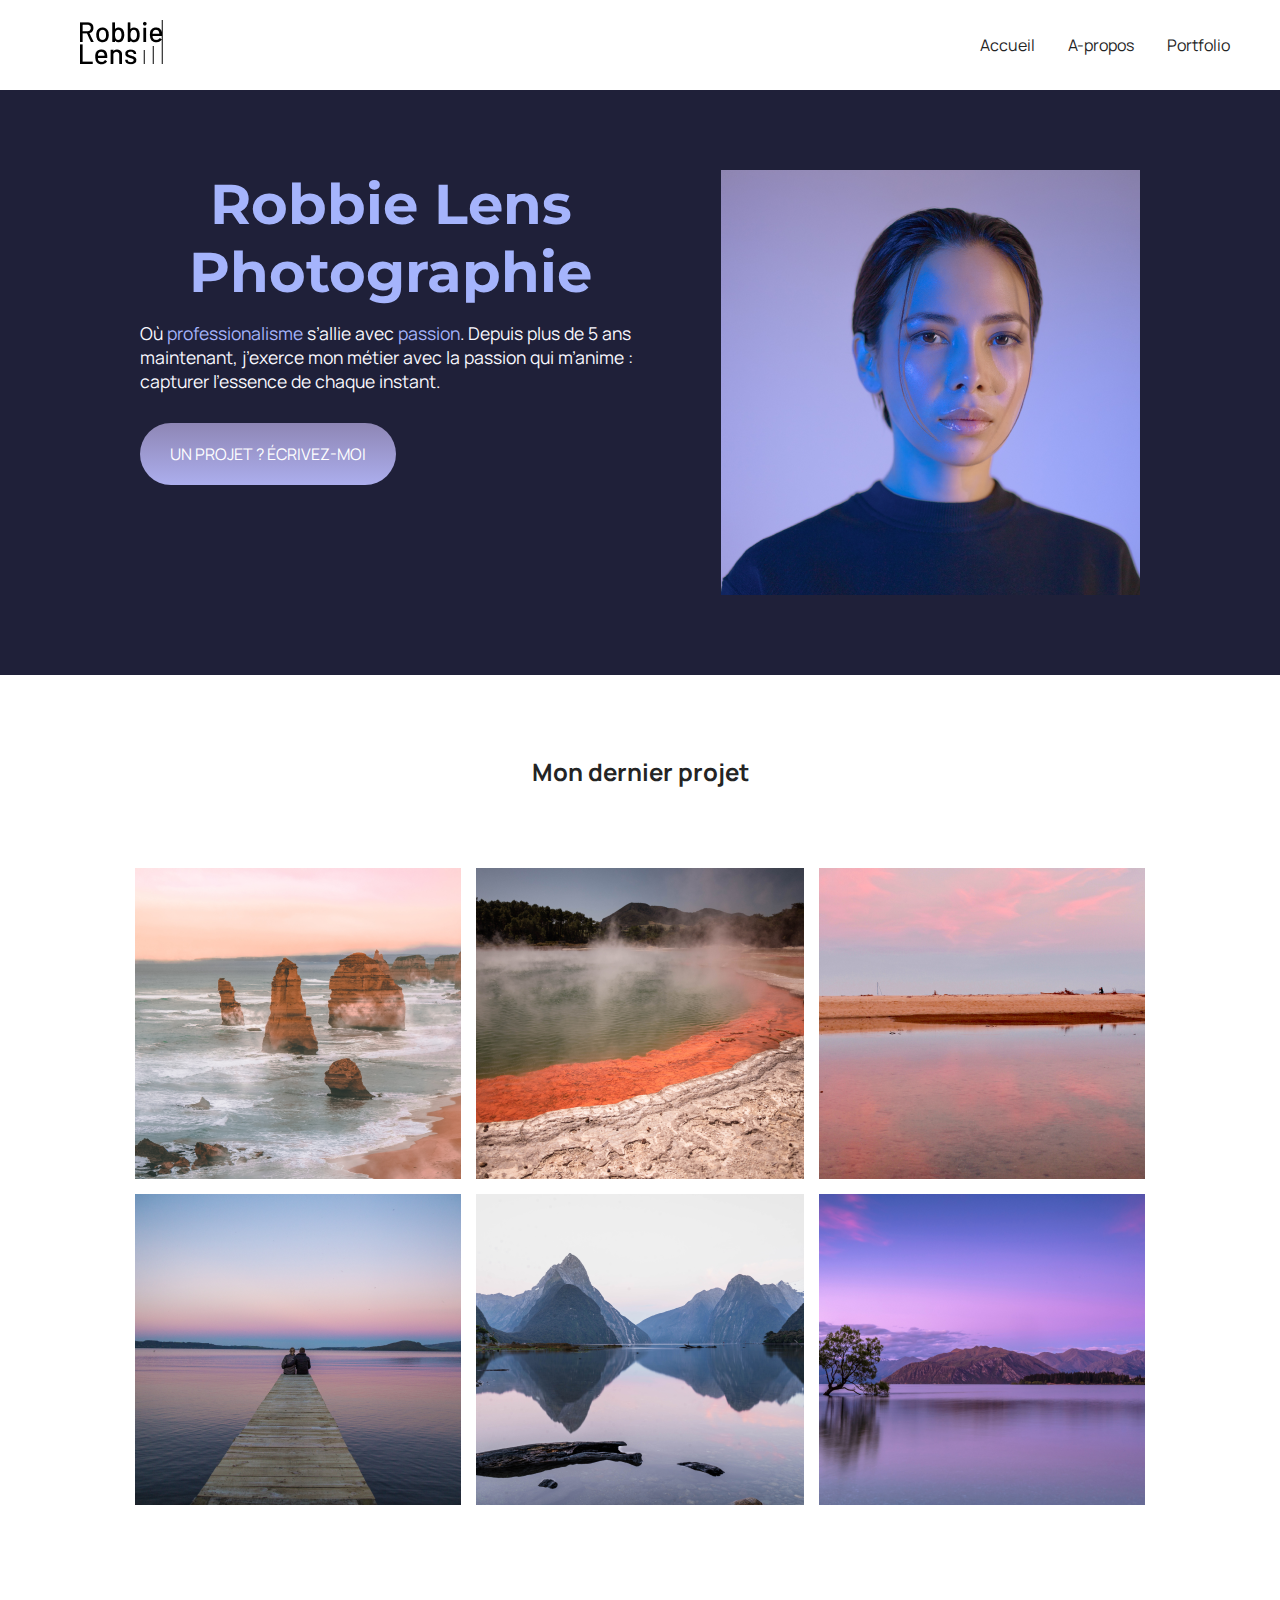
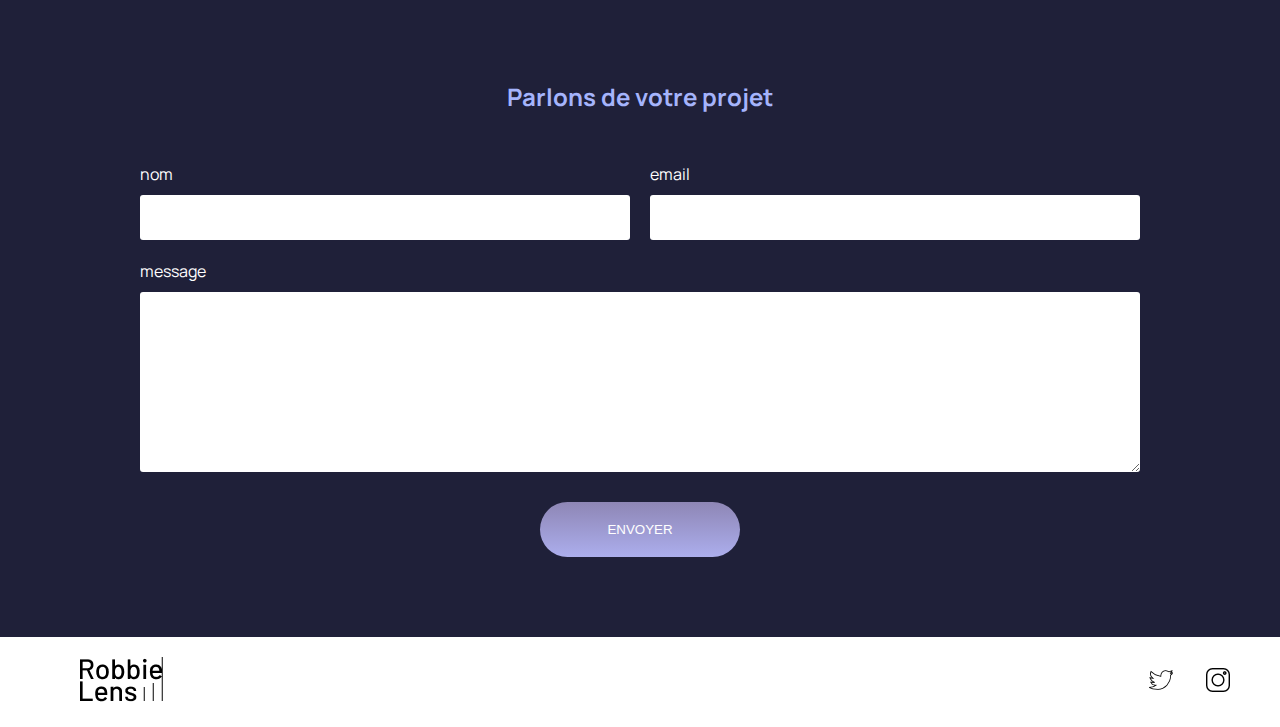
<file: index.html>
<!DOCTYPE html>
<html lang="fr">
<head>
    <meta charset="UTF-8">
    <title>Accueil - Robbie Lens Photographie</title>
    <meta http-equiv="X-UA-Compatible" content="IE=edge">
    <meta name="viewport" content="width=device-width, initial-scale=1.0">
    <link rel="stylesheet" href="css/style.css">
    <link rel="stylesheet" href="css/index.css">
    <link rel="preconnect" href="https://fonts.googleapis.com">
    <link rel="preconnect" href="https://fonts.gstatic.com" crossorigin>
    <link href="https://fonts.googleapis.com/css2?family=Manrope:wght@600&family=Montserrat:wght@500;700&display=swap" rel="stylesheet">
</head>

<body>
    <header>
        <nav>
            <a href="index.html" class="lien-icone">
                <img src="images/logo-icone/logo.png" alt="Logo Robbie Lens" />
            </a>
            <div>
                <a href="index.html">Accueil</a>
                <a href="a-propos.html">A-propos</a>
                <a href="portfolio.html">Portfolio</a>
            </div>
        </nav>
    </header>
    <main>
        <section class="accueil-introduction">
            <div>
                <h1>Robbie Lens Photographie</h1>
                <p>
                    Où <em>professionalisme</em> s’allie avec <em>passion</em>. Depuis
                    plus de 5 ans maintenant, j’exerce mon métier avec la passion
                    qui m’anime : capturer l’essence de chaque instant.
                </p>
                <a href="#contact" class="cta">UN PROJET ? ÉCRIVEZ-MOI</a>
            </div>
            <img src="images/accueil/robbie-lens.png" alt="Portrait avec effet de la photographe Robbie Lens" />
        </section>
        <section class="accueil-photos">
            <h2>Mon dernier projet</h2>
            <div>
                <img src="images/accueil/img1 - Copie.png" alt="Twelve apostles - Australie" />
                <img src="images/accueil/img2.png" alt="Wai-O-Tapu - Nouvelle-Zélande" />
                <img src="images/accueil/img3.png" alt="Parc National d’Abel Tasman - Nouvelle-Zélande" />
            </div>
            <div>
                <img src="/images/accueil/img4.png" alt="Lac Rotorua - Nouvelle-Zélande" />
                <img src="images/accueil/img5.png" alt="Milford Sound - Nouvelle-Zélande" />
                <img src="images/accueil/img6 - Copie.png" alt="Lac Wanaka - Nouvelle-Zélande" />
            </div>
        </section>
        <section id="contact" class="section-contact">
            <h2>Parlons de votre projet</h2>
            <form method="get" action="">
                <div class="form-nom-email">
                    <div class="form-column">
                        <label for="nom">nom</label>
                        <input type="text" name="nom" id="nom" />
                    </div>
                    <div class="form-column">
                        <label for="email">email</label>
                        <input type="e-mail" name="email" id="email" />
                    </div>
                </div>
                <label for="message">message</label>
                <textarea name="message" id="message" rows="10"></textarea>
                <input type="submit" value="ENVOYER" class="cta" />
            </form>
        </section>
    </main>
    <footer>
        <a href="index.html" class="lien-icone">
            <img src="images/logo-icone/logo.png" alt="Logo Robbie Lens" />
        </a>
        <div>
            <a target="_blank" href="https://twitter.com/" class="lien-icone">
                <img src="images/logo-icone/twitter.png" alt="Logo Twitter" />
            </a>
            <a target="_blank" href="https://www.instagram.com/" class="lien-icone">
                <img src="images/logo-icone/instagram.png" alt="Logo Instagram" />
            </a>
        </div>
    </footer>
</body>

</html>
</file>
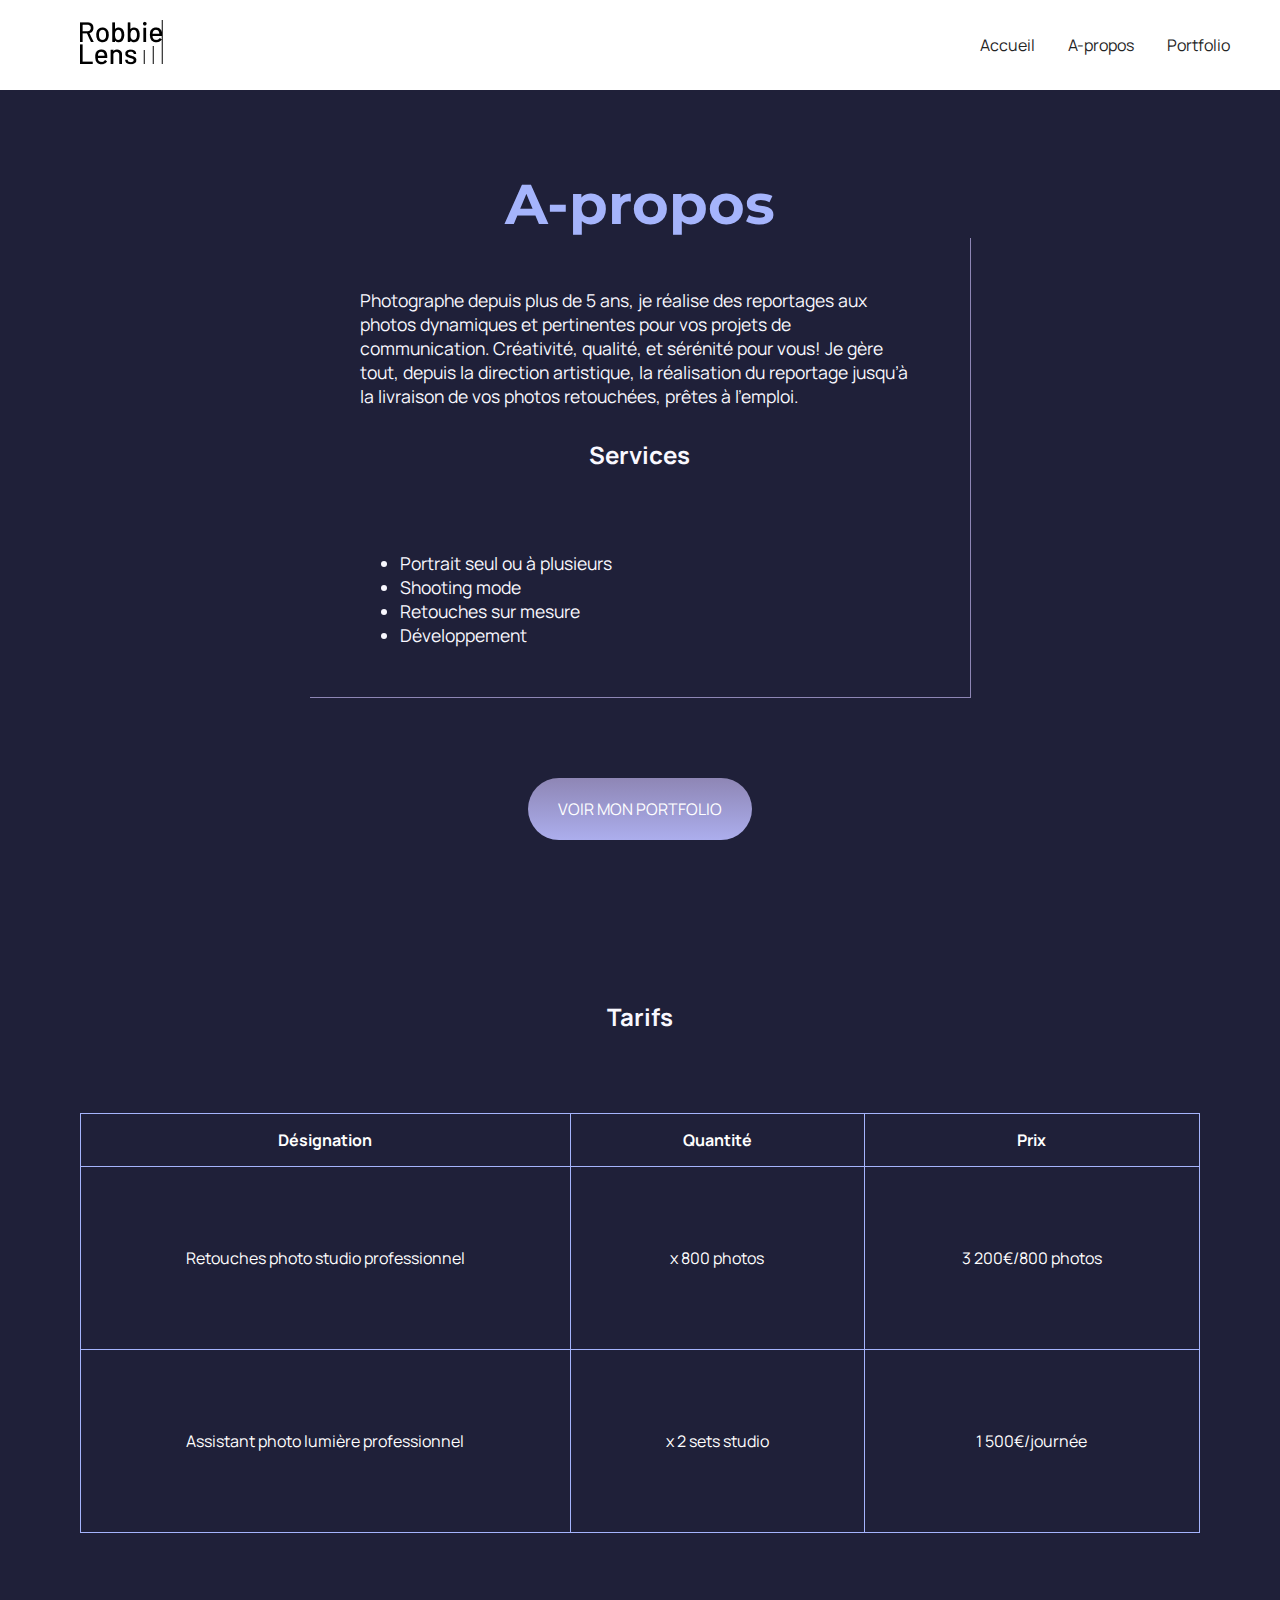
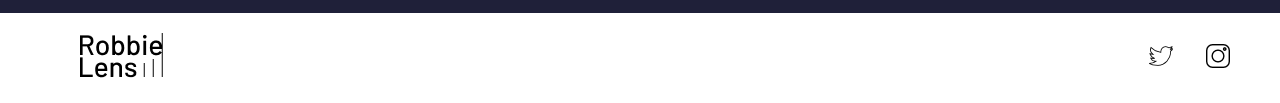
<file: a-propos.html>
<!DOCTYPE html>
<html lang="Fr">
<head>
    <meta charset="UTF-8">
    <title>A-propos robbie robbie-lens photographie</title>
        <meta http-equiv="X-UA-Compatible" content="IE=edge">
        <meta name="viewport" content="width=device-width, initial-scale=1.0">
        <link rel="stylesheet" href="css/style.css">
        <link rel="stylesheet" href="css/portfolio.css">
        <link rel="preconnect" href="https://fonts.googleapis.com">
        <link rel="preconnect" href="https://fonts.gstatic.com" crossorigin>
        <link href="https://fonts.googleapis.com/css2?family=Manrope:wght@600&family=Montserrat:wght@500;700&display=swap" rel="stylesheet">
</head>

<body>
    <header>
        <nav>
            <a href="index.html" class="lien-icone">
                <img src="images/logo-icone/logo.png" alt="Logo Robbie Lens" />
            </a>
            <div>
                <a href="index.html">Accueil</a>
                <a href="a-propos.html">A-propos</a>
                <a href="portfolio.html">Portfolio</a>
            </div>
        </nav>
    </header>
    <main class="a-propos-main">
        <section>
            <h1>A-propos</h1>
            <div class="carre-contenu">
                <p>
                    Photographe depuis plus de 5 ans, je réalise des reportages aux photos dynamiques et pertinentes
                    pour
                    vos
                    projets de communication. Créativité, qualité, et sérénité pour vous! Je gère tout, depuis la
                    direction
                    artistique, la réalisation du reportage jusqu’à la livraison de vos photos retouchées, prêtes à
                    l’emploi.
                </p>
                <h2>Services</h2>
                <ul>
                    <li>Portrait seul ou à plusieurs</li>
                    <li>Shooting mode</li>
                    <li>Retouches sur mesure</li>
                    <li>Développement</li>
                </ul>
            </div>
            <div>
                <a href="portfolio.html" class="cta">VOIR MON PORTFOLIO</a>
            </div>
        </section>
        <section class="section-tarifs">
            <h2>Tarifs</h2>
            <table>
                <thead>
                    <tr>
                        <th>Désignation</th>
                        <th>Quantité</th>
                        <th>Prix</th>
                    </tr>
                </thead>
                <tbody>
                    <tr>
                        <td>Retouches photo
                            studio professionnel</td>
                        <td>x 800 photos</td>
                        <td>3 200€/800 photos</td>
                    </tr>
                    <tr>
                        <td>Assistant photo
                            lumière professionnel</td>
                        <td>x 2 sets studio</td>
                        <td>1 500€/journée</td>
                    </tr>
                </tbody>
            </table>
            </h2>

        </section>
    </main>
    <footer>
        <a href="index.html" class="lien-icone">
            <img src="images/logo-icone/logo.png" alt="Logo Robbie Lens" />
        </a>
        <div>
            <a target="_blank" href="https://twitter.com/" class="lien-icone">
                <img src="images/logo-icone/twitter.png" alt="Logo Twitter" />
            </a>
            <a target="_blank" href="https://www.instagram.com/" class="lien-icone">
                <img src="images/logo-icone/instagram.png" alt="Logo Instagram" />
            </a>
        </div>
    </footer>
</body>

</html>
</file>
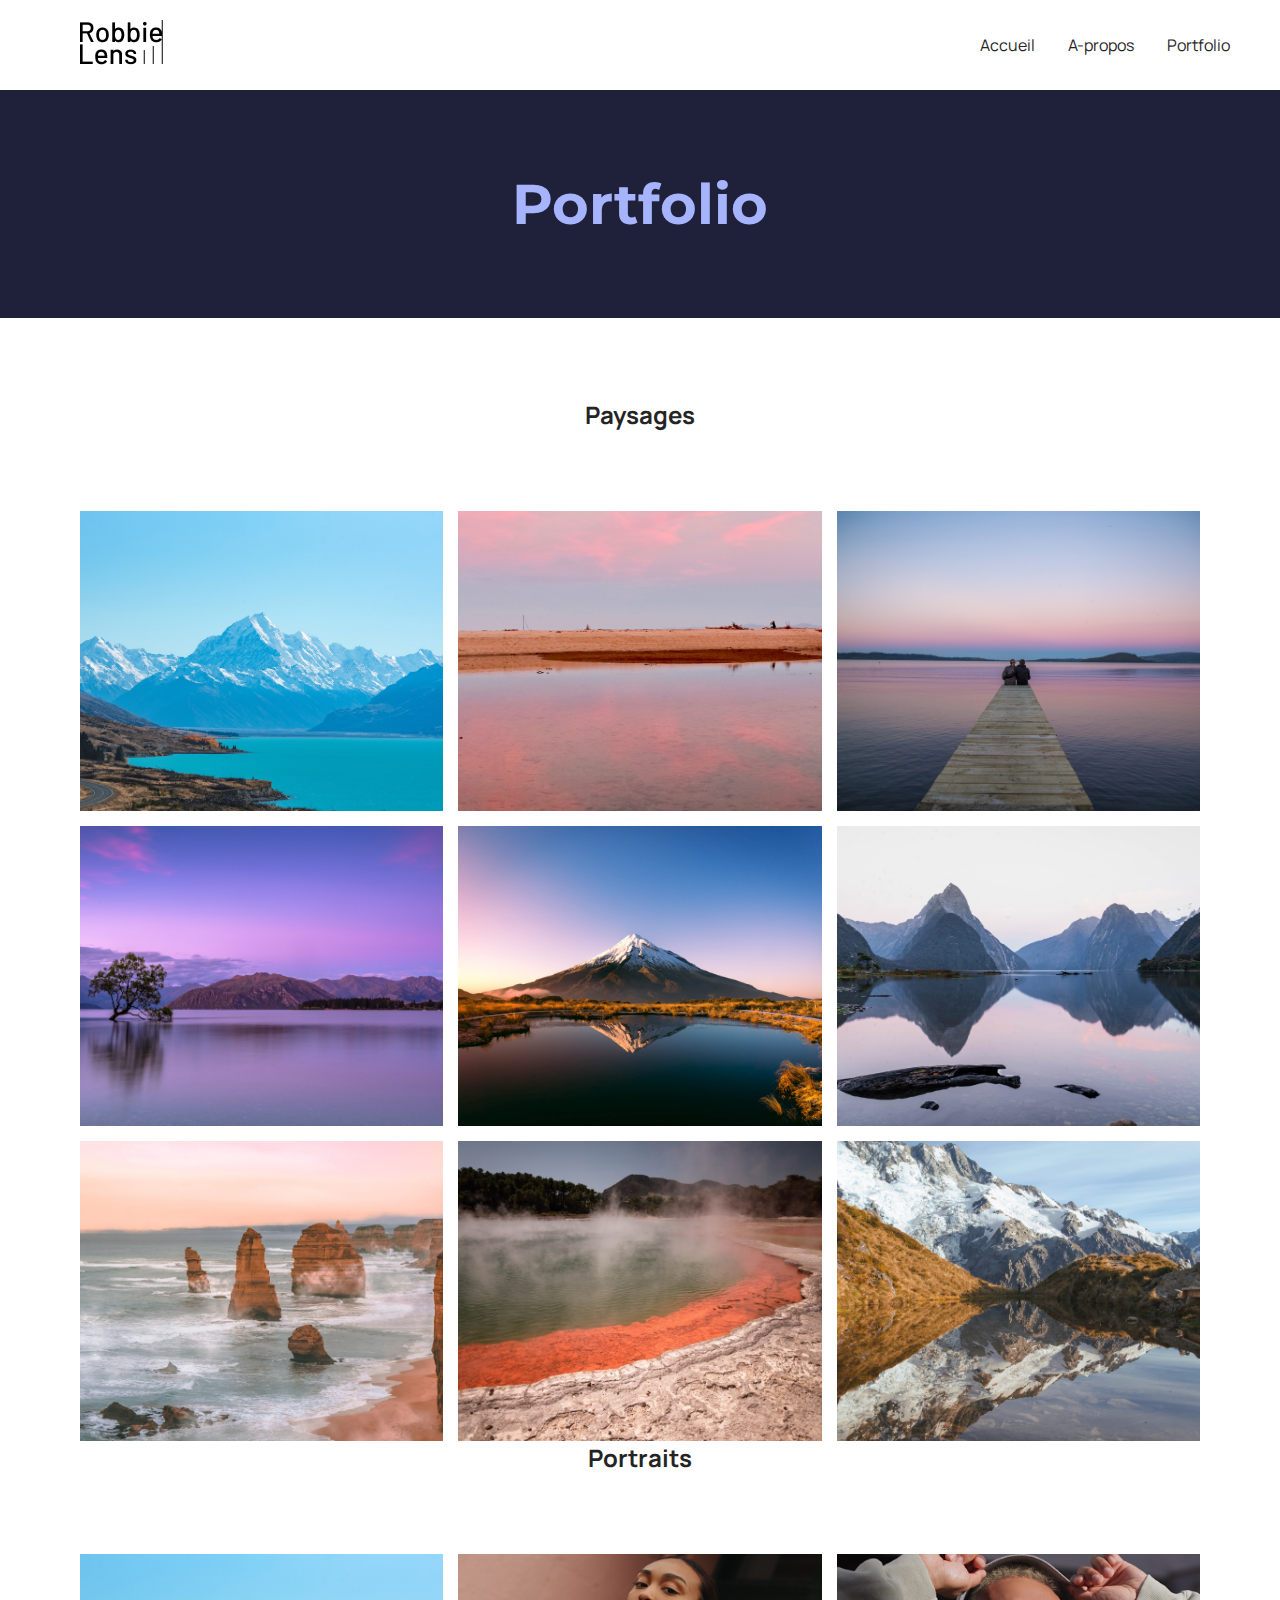
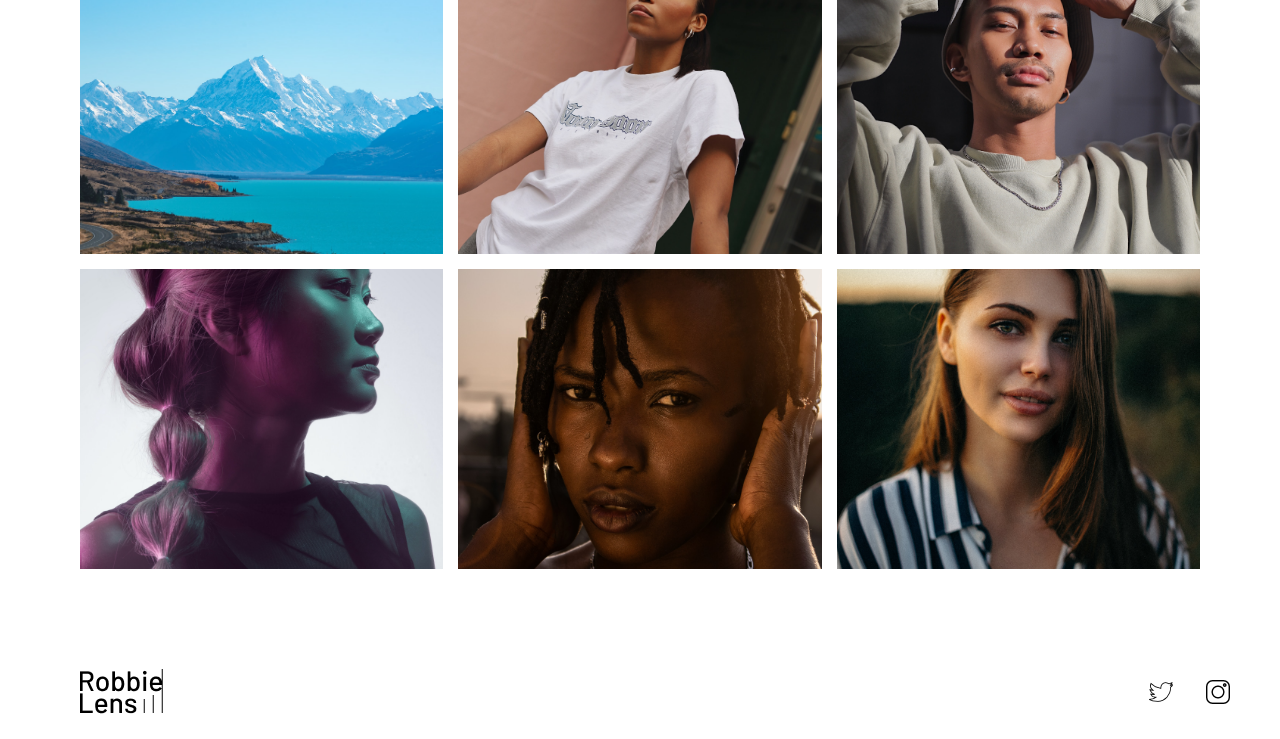
<file: portfolio.html>
<!DOCTYPE html>
<html>

<head>
  <meta charset="UTF-8">
  <title>Portfolio - Robbie Lens Photographie</title>
  <meta http-equiv="X-UA-Compatible" content="IE=edge">
  <meta name="viewport" content="width=device-width, initial-scale=1.0">
  <link rel="stylesheet" href="css/style.css">
  <link rel="stylesheet" href="css/portfolio.css">
  <link rel="preconnect" href="https://fonts.googleapis.com">
  <link rel="preconnect" href="https://fonts.gstatic.com" crossorigin>
  <link href="https://fonts.googleapis.com/css2?family=Manrope:wght@600&family=Montserrat:wght@500;700&display=swap" rel="stylesheet">
</head>

<body>
    <header>
        <nav>
            <a href="index.html" class="lien-icone">
                <img src="images/logo-icone/logo.png" alt="Logo Robbie Lens" />
            </a>
            <div>
                <a href="index.html">Accueil</a>
                <a href="a-propos.html">A-propos</a>
                <a href="portfolio.html">Portfolio</a>
            </div>
        </nav>
    </header>
    <main>
        <section>
            <h1>Portfolio</h1>
        </section>
        <section class="portfolio-section-photos">
            <h2>Paysages</h2>
            <div class="grid-paysages">
                <a href="images/portofolio/paysage1.jpg" class="lien-conteneur-photo">
                    <img src="images/portofolio/paysage1.jpg" alt="Mont Aoraki - Nouvelle-Zélande" />
                    <div class="photo-hover">Voir la photo</div>
                </a>
                <a href="images/portofolio/paysage2.jpg" class="lien-conteneur-photo">
                    <img src="images/portofolio/paysage2.jpg" alt="Parc National d’Abel Tasman - Nouvelle-Zélande" />
                    <div class="photo-hover">Voir la photo</div>
                </a>
                <a href="images/portofolio/paysage3.jpg" class="lien-conteneur-photo">
                    <img src="images/portofolio/paysage3.jpg" alt="Lac Rotorua - Nouvelle-Zélande" />
                    <div class="photo-hover">Voir la photo</div>
                </a>
                <a href="images/portofolio/paysage4.jpg" class="lien-conteneur-photo">
                    <img src="images/portofolio/paysage4.jpg" alt="Lac Wanaka - Nouvelle-Zélande" />
                    <div class="photo-hover">Voir la photo</div>
                </a>
                <a href="images/portofolio/paysage5.jpg" class="lien-conteneur-photo">
                    <img src="images/portofolio/paysage5.jpg" alt="Mont Taranaki - Nouvelle-Zélande" />
                    <div class="photo-hover">Voir la photo</div>
                </a>
                <a href="images/portofolio/paysage6.jpg" class="lien-conteneur-photo">
                    <img src="images/portofolio/paysage6.jpg" alt="Milford Sound - Nouvelle-Zélande" />
                    <div class="photo-hover">Voir la photo</div>
                </a>
                <a href="images/portofolio/paysage7.jpg" class="lien-conteneur-photo">
                    <img src="images/portofolio/paysage7.jpg" alt="Twelve Apostle - Australie" />
                    <div class="photo-hover">Voir la photo</div>
                </a>
                <a href="images/portofolio/paysage8.jpg" class="lien-conteneur-photo">
                    <img src="images/portofolio/paysage8.jpg" alt="Wai-O-Tapu - Nouvelle-Zélande" />
                    <div class="photo-hover">Voir la photo</div>
                </a>
                <a href="images/portofolio/paysage9.jpg" class="lien-conteneur-photo">
                    <img src="images/portofolio/paysage9.jpg" alt="Mont Cook - Nouvelle Zélande" />
                    <div class="photo-hover">Voir la photo</div>
                </a>
            </div>
            <h2>Portraits</h2>
            <div class="grid-portraits">
                <a href="images/portofolio/portrait1.jpg" class="lien-conteneur-photo">
                    <img src="images/portofolio/paysage1.jpg" alt="Portrait jeune femme 1" />
                    <div class="photo-hover">Voir la photo</div>
                </a>
                <a href="images/portofolio/paysage2.jpg" class="lien-conteneur-photo">
                    <img src="images/portofolio/portrait2.jpg" alt="Portrait jeune femme 2" />
                    <div class="photo-hover">Voir la photo</div>
                </a>
                <a href="images/portofolio/portrait3.jpg" class="lien-conteneur-photo">
                    <img src="images/portofolio/portrait3.jpg" alt="Portrait jeune homme 3" />
                    <div class="photo-hover">Voir la photo</div>
                </a>
                <a href="images/portofolio/portrait4.jpg" class="lien-conteneur-photo">
                    <img src="images/portofolio/portrait4.jpg" alt="Portrait jeune femme 4" />
                    <div class="photo-hover">Voir la photo</div>
                </a>
                <a href="images/portofolio/portrait5.jpg" class="lien-conteneur-photo">
                    <img src="images/portofolio/portrait5.jpg" alt="Portrait jeune femme 5" />
                    <div class="photo-hover">Voir la photo</div>
                </a>
                <a href="images/portofolio/portrait6.jpg" class="lien-conteneur-photo">
                    <img src="images/portofolio/portrait6.jpg" alt="Portrait jeune femme 6" />
                    <div class="photo-hover">Voir la photo</div>
                </a>

            </div>
        </section>
    </main>
    <footer>
        <a href="index.html" class="lien-icone">
            <img src="images/logo-icone/logo.png" alt="Logo Robbie Lens" />
        </a>
        <div>
            <a target="_blank" href="https://twitter.com/" class="lien-icone">
                <img src="images/logo-icone/twitter.png" alt="Logo Twitter" />
            </a>
            <a target="_blank" href="https://www.instagram.com/" class="lien-icone">
                <img src="images/logo-icone/instagram.png" alt="Logo Instagram" />
            </a>
        </div>
    </footer>
</body>

</html>
</file>
<file: css/style.css>
* {
  margin: 0;
}

body {
  font-family: 'Manrope', sans-serif;
  font-size: 1em;
  background-color: #1f2039;
}

a {
  color: #242424;
  text-decoration: none;
}

em {
  color: #a5b4fc;
  font-style: normal;
}

h1 {
  font-size: 3.5em;
  color: #a5b4fc;
  font-family: 'Montserrat', sans-serif;
}

h2 {
  color: #f9f8ff;
}

p,
li {
  font-size: 1.1em;
  color: #f9f8ff;
}

header,
footer {
  background-color: white;
  padding: 20px 50px;
}

.cta {
  display: inline-block;
  background: linear-gradient(#8e86b5, #acaeed);
  color: white;
  border-radius: 50px;
  padding: 20px 30px;
}

a:hover {
  text-decoration: underline;
}

.cta:hover {
  background: linear-gradient(#696484, #8788ba);
  text-decoration: none;
}

.lien-icone {
  margin-left: 30px;
}

.lien-icone:hover {
  opacity: 0.5;
}

section {
  padding: 80px;
}

footer,
nav {
  display: flex;
  flex-direction: row;
  align-items: center;
  justify-content: space-between;
}

nav a {
  margin-left: 30px;
}

@media screen and (max-width: 996px) {
  header nav {
    flex-direction: column;
    align-items: center;
    justify-content: center;
  }

  header nav img {
    margin-bottom: 20px;
  }

  header,
  footer {
    padding: 20px 20px;
  }

  h1 {
    font-size: 2em;
  }

  section {
    padding: 50px 20px 50px 20px;
  }

  nav a {
    margin-left: 10px;
    margin-right: 10px;
  }
}
.carre-contenu {
  border-right: 1px solid #8e86b5;
  border-bottom: 1px solid #8e86b5;
  padding: 50px;
  width: 50%;
  margin: auto;
  margin-bottom: 80px;
}

.carre-contenu h2 {
  margin-top: 30px;
}

.carre-contenu ul {
  margin-top: 30px;
}

.carre-contenu + div {
  text-align: center;
}

.a-propos-main {
  margin: auto;
}
table {
  color: white;
  text-align: center;
  width: 100%;
  border-collapse: collapse;
}

td,
th {
  padding: 15px;
  border: 1px solid #a5b4fc;
}

td {
  padding: 80px;
}

h2 {
  margin-bottom: 80px;
}

h1,
h2 {
  text-align: center;
}

@media screen and (max-width: 996px) {
  .section-tarifs {
    display: none;
  }
}
</file>
<file: css/index.css>
.accueil-photos {
  background-color: white;
  padding: 80px;
}

.accueil-photos h2 {
  color: #242424;
  text-align: center;
  margin-bottom: 80px;
}
.accueil-photos div {
  display: flex;
  flex-direction: row;
  gap: 15px;
  justify-content: center;
  margin-bottom: 15px;
}

.accueil-introduction {
  display: flex;
  flex-direction: row;
  max-width: 1000px;
  align-items: flex-start;
  margin: auto;
}

.accueil-introduction h1 {
  margin-bottom: 15px;
}

.accueil-introduction p {
  margin-bottom: 30px;
}

.accueil-introduction div {
  padding-right: 80px;
}

.section-contact h2 {
  color: #a5b4fc;
  text-align: center;
  margin-bottom: 50px;
}

form {
  display: flex;
  flex-direction: column;
  max-width: 1000px;
  margin: auto;
  color: white;
}

.form-nom-email {
  display: flex;
  flex-direction: row;
  gap: 20px;
}

.form-column {
  flex: 1;
  display: flex;
  flex-direction: column;
  margin-bottom: 20px;
}

input,
textarea {
  padding: 15px;
  border-radius: 3px;
  border: none;
}

label {
  margin-bottom: 10px;
}

input[type='submit'] {
  width: 200px;
  margin: auto;
  margin-top: 30px;
}

@media screen and (max-width: 996px) {
  .accueil-introduction {
    flex-direction: column;
    align-items: center;
    justify-content: center;
  }
  .accueil-introduction div {
    padding-right: 0;
    text-align: center;
    order: 2;
  }

  .accueil-introduction img {
    order: 1;
    margin-bottom: 20px;
    width: 100%;
  }

  .accueil-photos {
    padding: 20px;
  }

  .accueil-photos div {
    flex-direction: column;
  }

  .section-contact {
    padding: 50px 20px;
  }

  .form-nom-email {
    flex-direction: column;
    gap: 0;
  }
}
</file>
<file: css/portfolio.css>
.portfolio-section-photos {
  background-color: white;
}

.portfolio-section-photos h2 {
  color: #242424;
  margin-bottom: 80px;
}
  
  .grid-paysages {
    display: grid;
    grid-template-columns: 1fr 1fr 1fr;
    grid-template-rows: 300px 300px 300px;
    gap: 15px;
  }
  
  .grid-portraits {
    display: grid;
    grid-template-columns: 1fr 1fr 1fr;
    grid-template-rows: 300px 300px;
    gap: 15px;
  }
  
  .grid-paysages img,
  .grid-portraits img {
    width: 100%;
    height: 100%;
    object-fit: cover;
  }
  
  .lien-conteneur-photo {
    position: relative;
  }
  
  .photo-hover {
    position: absolute;
    top: 0;
    left: 0;
    right: 0;
    bottom: 0;
    display: flex;
    align-items: center;
    justify-content: center;
    font-size: 1.5em;
    color: white;
    background-color: rgba(0, 0, 0, 0.7);
    display: none;
  }
  
  .lien-conteneur-photo:hover .photo-hover {
    display: flex;
  }
  
  @media screen and (max-width: 996px) {
    .grid-paysages {
      grid-template-columns: 1fr;
      gap: 15px;
    }
  
    .grid-portraits {
      grid-template-columns: 1fr;
      gap: 15px;
    }
  }
</file>
